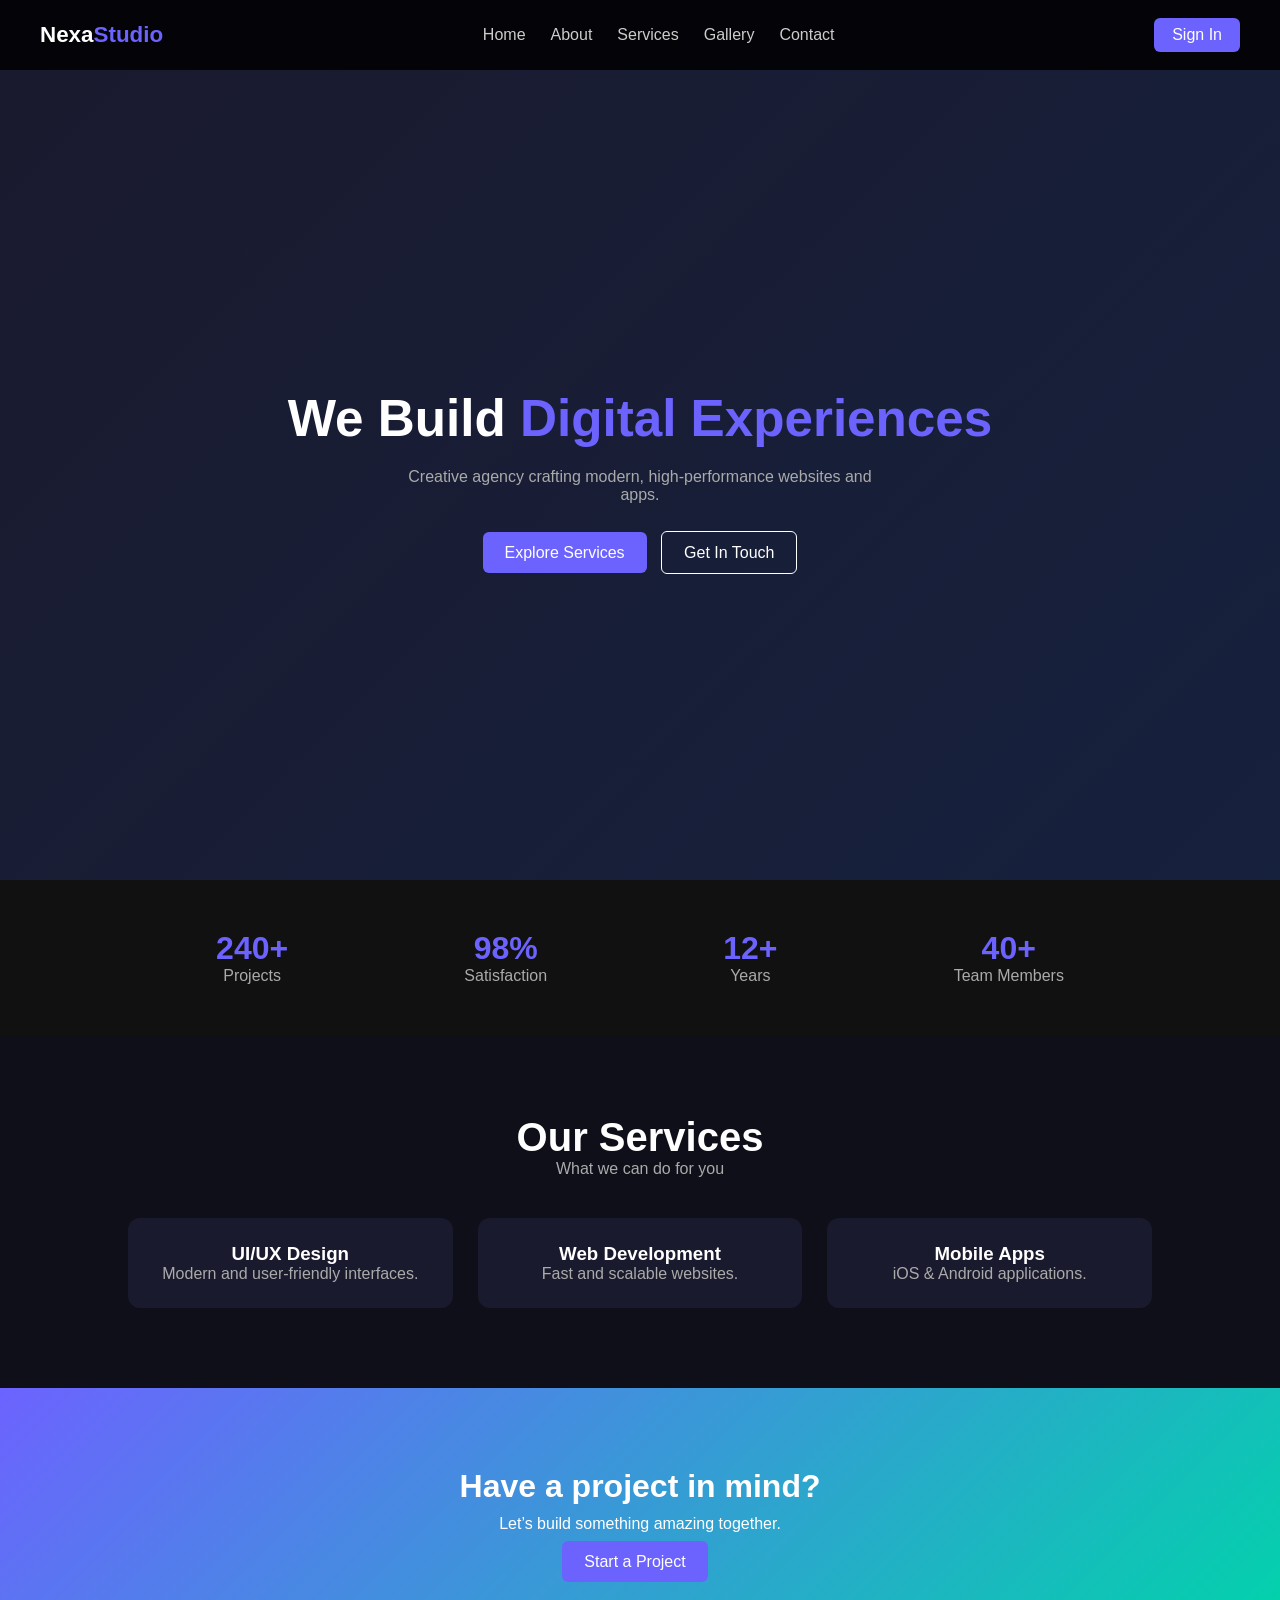
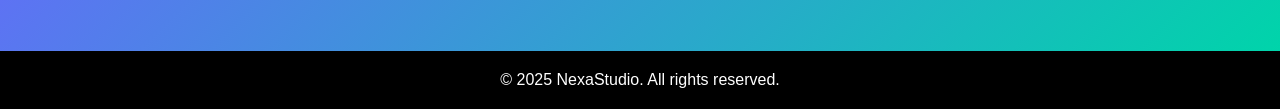
<file: Gym-management-hussain-main/index.html>
<!-- participants -->
 <!-- Hussain alam mirza (035) -->
<!-- M.Ahsan Abid(040) -->
 <!-- Abdul Qadeer (043) -->
  <!-- Maliha Siddique (012) -->




<!DOCTYPE html>
<html lang="en">
<head>
<meta charset="UTF-8">
<title>Home - NexaStudio</title>

<link rel="stylesheet" href="css/style.css">
<link rel="stylesheet" href="css/home.css">

</head>

<body>

<!-- NAV -->
<nav>
  <div class="logo">Nexa<span>Studio</span></div>
  <ul class="nav-links">
    <li><a href="index.html" class="active">Home</a></li>
    <li><a href="about.html">About</a></li>
    <li><a href="services.html">Services</a></li>
    <li><a href="gallery.html">Gallery</a></li>
    <li><a href="contact.html">Contact</a></li>
  </ul>
  <a href="login.html" class="nav-cta">Sign In</a>
</nav>

<!-- HERO -->
<section class="hero">
  <h1>We Build <span>Digital Experiences</span></h1>
  <p>Creative agency crafting modern, high-performance websites and apps.</p>

  <div class="hero-btns">
    <a href="services.html" class="btn-primary">Explore Services</a>
    <a href="contact.html" class="btn-outline">Get In Touch</a>
  </div>
</section>

<!-- STATS -->
<section class="stats">
  <div class="stat">
    <h3>240+</h3>
    <p>Projects</p>
  </div>
  <div class="stat">
    <h3>98%</h3>
    <p>Satisfaction</p>
  </div>
  <div class="stat">
    <h3>12+</h3>
    <p>Years</p>
  </div>
  <div class="stat">
    <h3>40+</h3>
    <p>Team Members</p>
  </div>
</section>

<!-- SERVICES PREVIEW -->
<section class="home-services">

  <h2>Our Services</h2>
  <p class="sub">What we can do for you</p>

  <div class="services-grid">

    <div class="service-box">
      <h3>UI/UX Design</h3>
      <p>Modern and user-friendly interfaces.</p>
    </div>

    <div class="service-box">
      <h3>Web Development</h3>
      <p>Fast and scalable websites.</p>
    </div>

    <div class="service-box">
      <h3>Mobile Apps</h3>
      <p>iOS & Android applications.</p>
    </div>

  </div>

</section>

<!-- CTA -->
<section class="cta">
  <h2>Have a project in mind?</h2>
  <p>Let’s build something amazing together.</p>

  <a href="contact.html" class="btn-primary">Start a Project</a>
</section>

<!-- FOOTER -->
<footer>
  <p>© 2025 NexaStudio. All rights reserved.</p>
</footer>

</body>
</html>
</file>
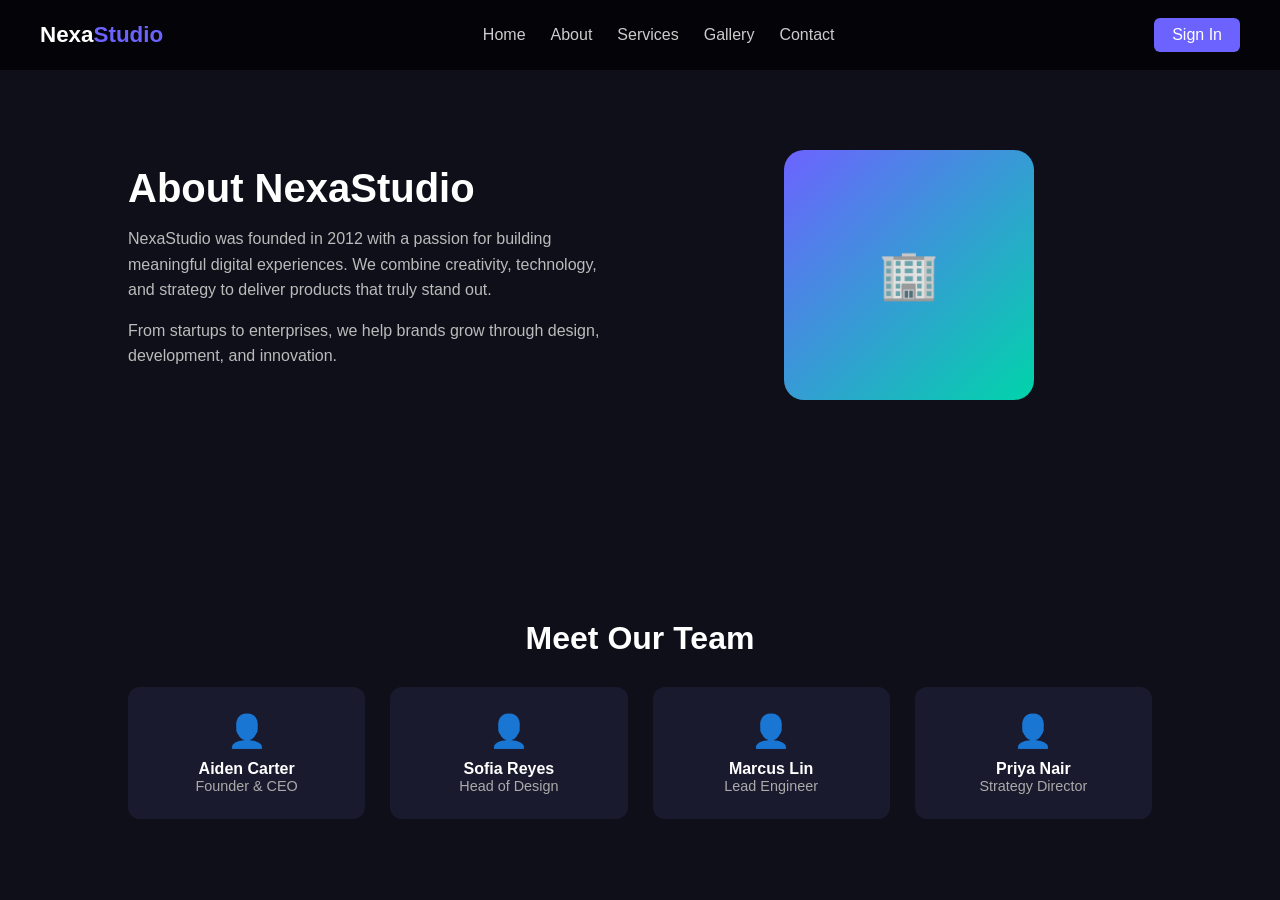
<file: Gym-management-hussain-main/about.html>
<!DOCTYPE html>
<html>
<head>
<title>About</title>

<link rel="stylesheet" href="css/style.css">
<link rel="stylesheet" href="css/about.css">

</head>

<body>

<nav>
  <div class="logo">Nexa<span>Studio</span></div>
  <ul class="nav-links">
    <li><a href="index.html">Home</a></li>
    <li><a href="about.html" class="active">About</a></li>
    <li><a href="services.html">Services</a></li>
    <li><a href="gallery.html">Gallery</a></li>
    <li><a href="contact.html">Contact</a></li>
  </ul>
  <a href="login.html" class="nav-cta">Sign In</a>
</nav>

<!-- ABOUT INTRO -->
<section class="section about-hero">
  <div class="about-text">
    <h2>About NexaStudio</h2>
    <p>
      NexaStudio was founded in 2012 with a passion for building meaningful digital experiences. 
      We combine creativity, technology, and strategy to deliver products that truly stand out.
    </p>
    <p>
      From startups to enterprises, we help brands grow through design, development, and innovation.
    </p>
  </div>

  <div class="about-image">
    <div class="img-box">🏢</div>
  </div>
</section>

<!-- TEAM SECTION -->
<section class="section team-section">

  <h2 class="team-title">Meet Our Team</h2>

  <div class="team-grid">

    <div class="team-card">
      <div class="avatar">👤</div>
      <h4>Aiden Carter</h4>
      <p>Founder & CEO</p>
    </div>

    <div class="team-card">
      <div class="avatar">👤</div>
      <h4>Sofia Reyes</h4>
      <p>Head of Design</p>
    </div>

    <div class="team-card">
      <div class="avatar">👤</div>
      <h4>Marcus Lin</h4>
      <p>Lead Engineer</p>
    </div>

    <div class="team-card">
      <div class="avatar">👤</div>
      <h4>Priya Nair</h4>
      <p>Strategy Director</p>
    </div>

  </div>

</section>

</body>
</html>
</file>
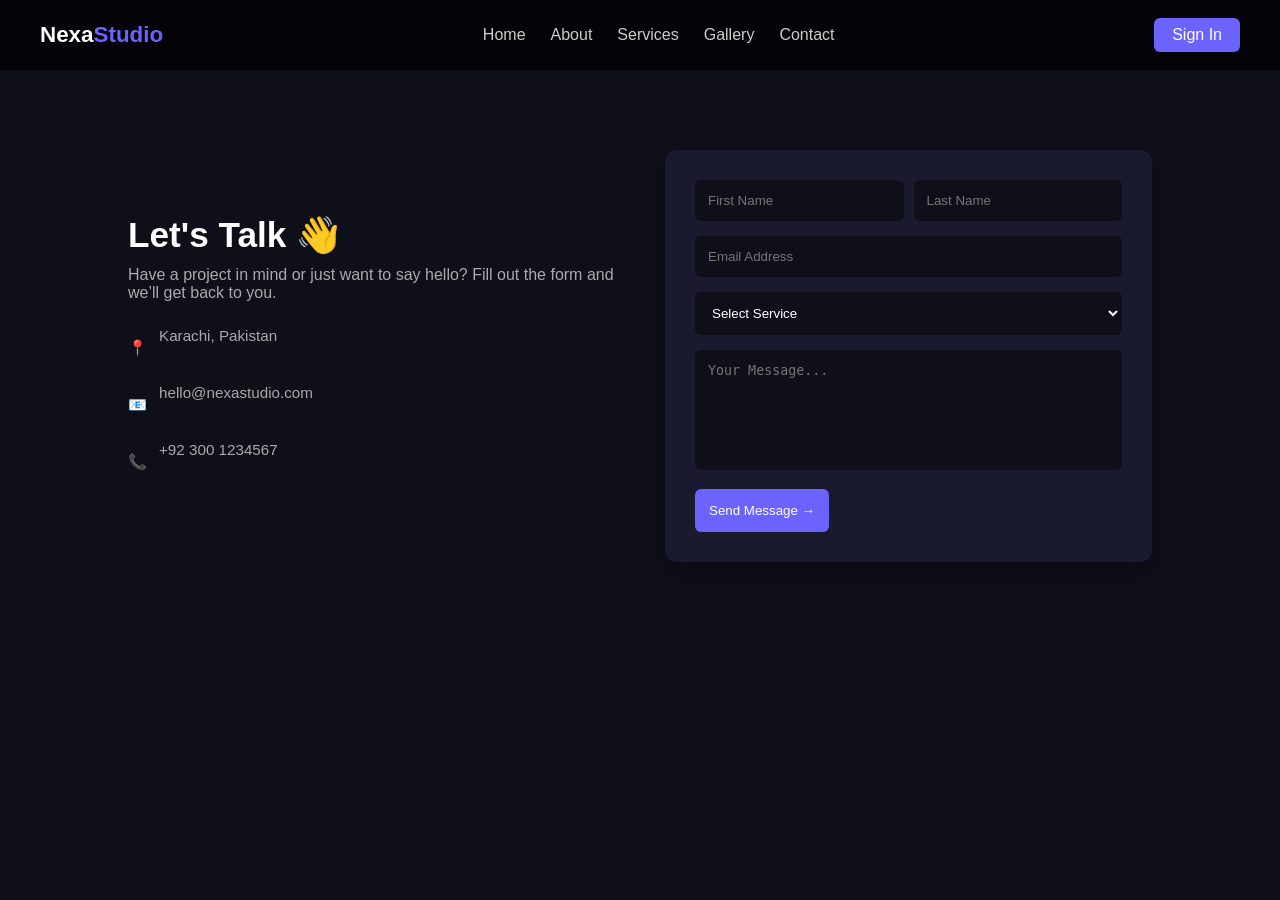
<file: Gym-management-hussain-main/contact.html>
<!DOCTYPE html>
<html>
<head>
<title>Contact</title>

<link rel="stylesheet" href="css/style.css">
<link rel="stylesheet" href="css/contact.css">

</head>

<body>

<nav>
  <div class="logo">Nexa<span>Studio</span></div>
  <ul class="nav-links">
    <li><a href="index.html">Home</a></li>
    <li><a href="about.html">About</a></li>
    <li><a href="services.html">Services</a></li>
    <li><a href="gallery.html">Gallery</a></li>
    <li><a href="contact.html" class="active">Contact</a></li>
  </ul>
  <a href="login.html" class="nav-cta">Sign In</a>
</nav>

<section class="section">

  <div class="contact-grid">

    <!-- LEFT SIDE -->
    <div class="contact-info">
      <h2>Let's Talk 👋</h2>
      <p>Have a project in mind or just want to say hello? Fill out the form and we’ll get back to you.</p>

      <div class="info-item">
        <span>📍</span>
        <p>Karachi, Pakistan</p>
      </div>

      <div class="info-item">
        <span>📧</span>
        <p>hello@nexastudio.com</p>
      </div>

      <div class="info-item">
        <span>📞</span>
        <p>+92 300 1234567</p>
      </div>
    </div>

    <!-- RIGHT SIDE FORM -->
    <form class="contact-form">

      <div class="row">
        <input type="text" placeholder="First Name" required>
        <input type="text" placeholder="Last Name" required>
      </div>

      <input type="email" placeholder="Email Address" required>

      <select>
        <option>Select Service</option>
        <option>Web Development</option>
        <option>UI/UX Design</option>
        <option>Mobile App</option>
      </select>

      <textarea placeholder="Your Message..." required></textarea>

      <button type="submit">Send Message →</button>

    </form>

  </div>

</section>

</body>
</html>
</file>
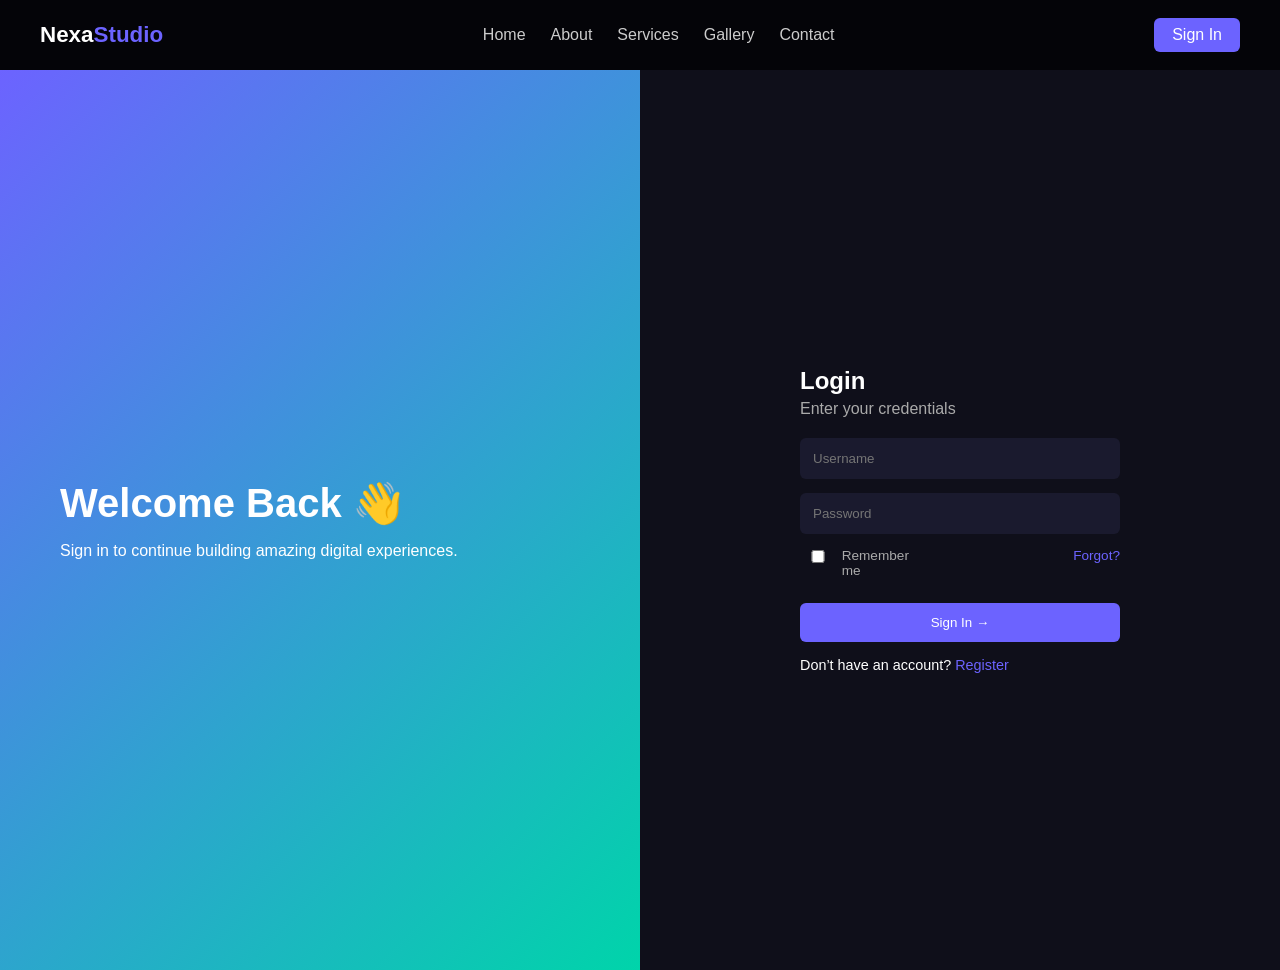
<file: Gym-management-hussain-main/login.html>
<!DOCTYPE html>
<html>
<head>
<title>Login</title>

<link rel="stylesheet" href="css/style.css">
<link rel="stylesheet" href="css/auth.css">

</head>

<body>

<nav>
  <div class="logo">Nexa<span>Studio</span></div>
  <ul class="nav-links">
    <li><a href="index.html">Home</a></li>
    <li><a href="about.html">About</a></li>
    <li><a href="services.html">Services</a></li>
    <li><a href="gallery.html">Gallery</a></li>
    <li><a href="contact.html">Contact</a></li>
  </ul>
  <a href="login.html" class="nav-cta">Sign In</a>
</nav>

<!-- AUTH WRAPPER -->
<div class="auth-container">

  <!-- LEFT SIDE -->
  <div class="auth-left">
    <h1>Welcome Back 👋</h1>
    <p>Sign in to continue building amazing digital experiences.</p>
  </div>

  <!-- RIGHT SIDE -->
  <div class="auth-card">

    <h2>Login</h2>
    <p class="sub">Enter your credentials</p>

    <form>

      <input type="text" placeholder="Username" required>
      <input type="password" placeholder="Password" required>

      <div class="auth-options">
        <label><input type="checkbox"> Remember me</label>
        <a href="#">Forgot?</a>
      </div>

      <button type="submit">Sign In →</button>

    </form>

    <p class="switch">
      Don’t have an account?
      <a href="register.html">Register</a>
    </p>

  </div>

</div>

</body>
</html>
</file>
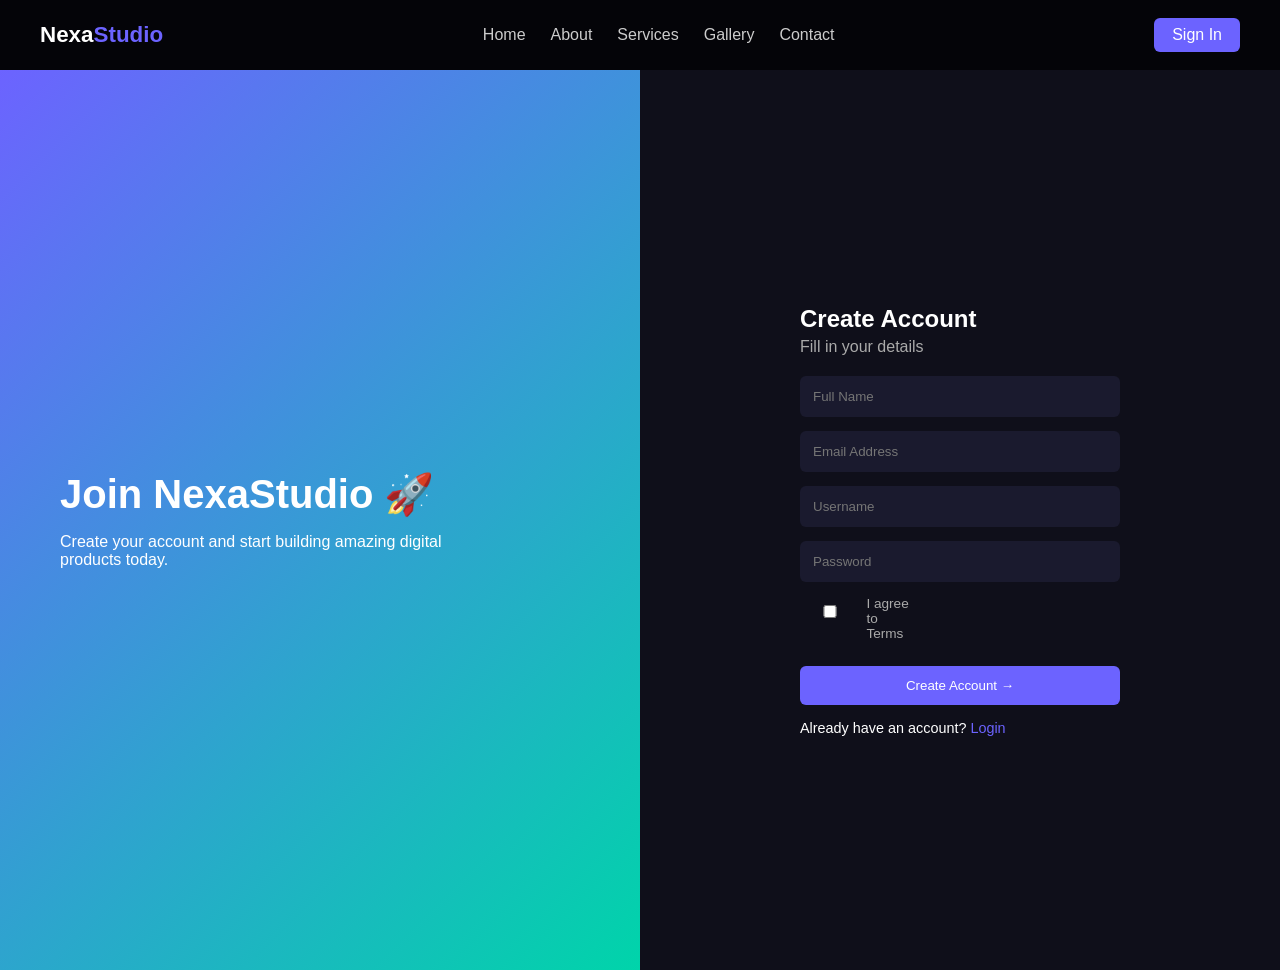
<file: Gym-management-hussain-main/register.html>
<!DOCTYPE html>
<html>
<head>
<title>Register</title>

<link rel="stylesheet" href="css/style.css">
<link rel="stylesheet" href="css/auth.css">

</head>

<body>

<nav>
  <div class="logo">Nexa<span>Studio</span></div>
  <ul class="nav-links">
    <li><a href="index.html">Home</a></li>
    <li><a href="about.html">About</a></li>
    <li><a href="services.html">Services</a></li>
    <li><a href="gallery.html">Gallery</a></li>
    <li><a href="contact.html">Contact</a></li>
  </ul>
  <a href="login.html" class="nav-cta">Sign In</a>
</nav>

<div class="auth-container">

  <!-- LEFT SIDE -->
  <div class="auth-left">
    <h1>Join NexaStudio 🚀</h1>
    <p>Create your account and start building amazing digital products today.</p>
  </div>

  <!-- RIGHT SIDE -->
  <div class="auth-card">

    <h2>Create Account</h2>
    <p class="sub">Fill in your details</p>

    <form>

      <input type="text" placeholder="Full Name" required>
      <input type="email" placeholder="Email Address" required>
      <input type="text" placeholder="Username" required>
      <input type="password" placeholder="Password" required>

      <div class="auth-options">
        <label><input type="checkbox"> I agree to Terms</label>
      </div>

      <button type="submit">Create Account →</button>

    </form>

    <p class="switch">
      Already have an account?
      <a href="login.html">Login</a>
    </p>

  </div>

</div>

</body>
</html>
</file>
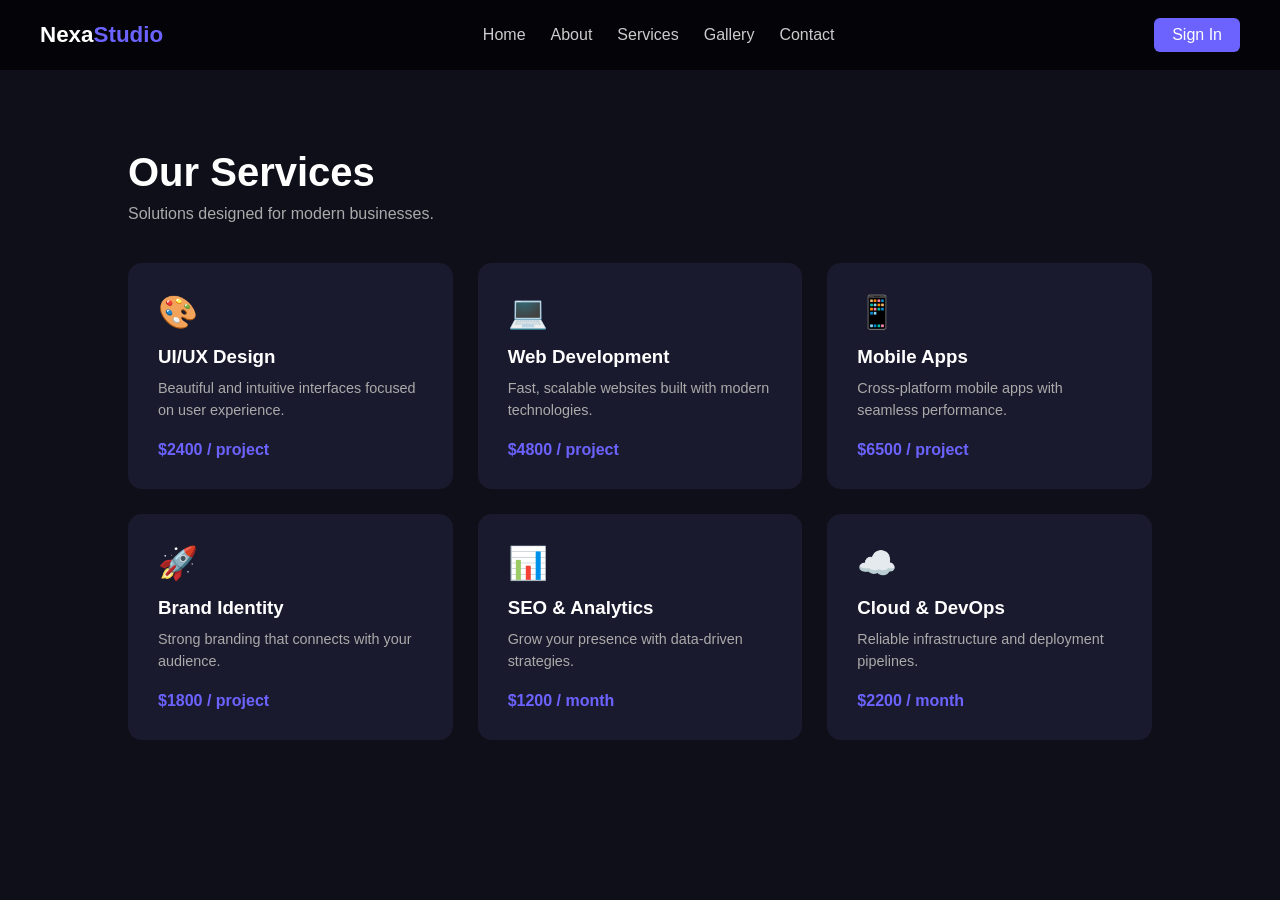
<file: Gym-management-hussain-main/services.html>
<!DOCTYPE html>
<html>
<head>
<title>Services</title>

<link rel="stylesheet" href="css/style.css">
<link rel="stylesheet" href="css/services.css">

</head>

<body>

<nav>
  <div class="logo">Nexa<span>Studio</span></div>
  <ul class="nav-links">
    <li><a href="index.html">Home</a></li>
    <li><a href="about.html">About</a></li>
    <li><a href="services.html" class="active">Services</a></li>
    <li><a href="gallery.html">Gallery</a></li>
    <li><a href="contact.html">Contact</a></li>
  </ul>
  <a href="login.html" class="nav-cta">Sign In</a>
</nav>

<section class="section">

  <h2 class="section-title">Our Services</h2>
  <p class="section-sub">Solutions designed for modern businesses.</p>

  <div class="services-grid">

    <div class="service-card">
      <div class="icon">🎨</div>
      <h3>UI/UX Design</h3>
      <p>Beautiful and intuitive interfaces focused on user experience.</p>
      <div class="service-price">$2400 / project</div>
    </div>

    <div class="service-card">
      <div class="icon">💻</div>
      <h3>Web Development</h3>
      <p>Fast, scalable websites built with modern technologies.</p>
      <div class="service-price">$4800 / project</div>
    </div>

    <div class="service-card">
      <div class="icon">📱</div>
      <h3>Mobile Apps</h3>
      <p>Cross-platform mobile apps with seamless performance.</p>
      <div class="service-price">$6500 / project</div>
    </div>

    <div class="service-card">
      <div class="icon">🚀</div>
      <h3>Brand Identity</h3>
      <p>Strong branding that connects with your audience.</p>
      <div class="service-price">$1800 / project</div>
    </div>

    <div class="service-card">
      <div class="icon">📊</div>
      <h3>SEO & Analytics</h3>
      <p>Grow your presence with data-driven strategies.</p>
      <div class="service-price">$1200 / month</div>
    </div>

    <div class="service-card">
      <div class="icon">☁️</div>
      <h3>Cloud & DevOps</h3>
      <p>Reliable infrastructure and deployment pipelines.</p>
      <div class="service-price">$2200 / month</div>
    </div>

  </div>

</section>

</body>
</html>
</file>
<file: Gym-management-hussain-main/css/style.css>
/* RESET */
* {
  margin: 0;
  padding: 0;
  box-sizing: border-box;
}

/* BODY */
body {
  font-family: 'DM Sans', sans-serif;
  background: #0f0f1a;
  color: #fff;
}

/* NAVBAR */
nav {
  display: flex;
  justify-content: space-between;
  align-items: center;
  padding: 18px 40px;
  background: rgba(0,0,0,0.7);
}

.logo {
  font-weight: 800;
  font-size: 1.4rem;
}

.logo span {
  color: #6c63ff;
}

.nav-links {
  display: flex;
  list-style: none;
  gap: 25px;
}

.nav-links a {
  text-decoration: none;
  color: #ccc;
  transition: 0.3s;
}

.nav-links a:hover {
  color: #fff;
}

.nav-cta {
  background: #6c63ff;
  color: #fff;
  padding: 8px 18px;
  border-radius: 6px;
  text-decoration: none;
}

/* SECTION */
.section {
  padding: 80px 10%;
}

/* BUTTONS */
.btn-primary {
  background: #6c63ff;
  color: #fff;
  padding: 12px 22px;
  border: none;
  border-radius: 6px;
  text-decoration: none;
  margin-right: 10px;
}

.btn-outline {
  border: 1px solid #fff;
  padding: 12px 22px;
  border-radius: 6px;
  text-decoration: none;
  color: #fff;
}
@media (max-width: 768px) {

  .services-grid,
  .gallery-grid,
  .team-grid,
  .contact-grid {
    grid-template-columns: 1fr;
  }

  nav {
    flex-direction: column;
    gap: 10px;
  }
}
</file>
<file: Gym-management-hussain-main/css/home.css>
/* HERO */
.hero {
  height: 90vh;
  display: flex;
  flex-direction: column;
  justify-content: center;
  align-items: center;
  background: linear-gradient(135deg, #1a1a2e, #16213e);
  text-align: center;
  padding: 20px;
}

.hero h1 {
  font-size: 3.2rem;
  font-weight: 800;
}

.hero h1 span {
  color: #6c63ff;
}

.hero p {
  margin: 20px 0;
  color: #aaa;
  max-width: 500px;
}

.hero-btns {
  margin-top: 20px;
}

/* STATS */
.stats {
  display: flex;
  justify-content: space-around;
  padding: 50px 10%;
  background: #111;
  text-align: center;
}

.stat h3 {
  font-size: 2rem;
  color: #6c63ff;
}

.stat p {
  color: #aaa;
}

/* SERVICES PREVIEW */
.home-services {
  padding: 80px 10%;
  text-align: center;
}

.home-services h2 {
  font-size: 2.5rem;
}

.home-services .sub {
  color: #aaa;
  margin-bottom: 40px;
}

.services-grid {
  display: grid;
  grid-template-columns: repeat(3, 1fr);
  gap: 25px;
}

.service-box {
  background: #1a1a2e;
  padding: 25px;
  border-radius: 12px;
  transition: 0.3s;
}

.service-box:hover {
  transform: translateY(-8px);
}

.service-box p {
  color: #aaa;
}

/* CTA */
.cta {
  text-align: center;
  padding: 80px 20px;
  background: linear-gradient(135deg, #6c63ff, #00d4aa);
}

.cta h2 {
  font-size: 2rem;
  margin-bottom: 10px;
}

.cta p {
  margin-bottom: 20px;
}

/* FOOTER */
footer {
  text-align: center;
  padding: 20px;
  background: #000;
}

/* RESPONSIVE */
@media (max-width: 768px) {

  .stats {
    flex-direction: column;
    gap: 20px;
  }

  .services-grid {
    grid-template-columns: 1fr;
  }

  .hero h1 {
    font-size: 2.2rem;
  }
}
</file>
<file: Gym-management-hussain-main/css/about.css>
/* HERO SECTION */
.about-hero {
  display: grid;
  grid-template-columns: 1fr 1fr;
  gap: 50px;
  align-items: center;
}

/* TEXT */
.about-text h2 {
  font-size: 2.5rem;
  margin-bottom: 15px;
}

.about-text p {
  color: #bbb;
  line-height: 1.6;
  margin-bottom: 15px;
}

/* IMAGE BOX */
.about-image {
  display: flex;
  justify-content: center;
}

.img-box {
  width: 250px;
  height: 250px;
  background: linear-gradient(135deg, #6c63ff, #00d4aa);
  border-radius: 20px;
  display: flex;
  align-items: center;
  justify-content: center;
  font-size: 3rem;
}

/* TEAM SECTION */
.team-section {
  text-align: center;
  margin-top: 60px;
}

.team-title {
  font-size: 2rem;
  margin-bottom: 30px;
}

/* GRID */
.team-grid {
  display: grid;
  grid-template-columns: repeat(4, 1fr);
  gap: 25px;
}

/* CARD */
.team-card {
  background: #1a1a2e;
  padding: 25px;
  border-radius: 12px;
  transition: 0.3s;
}

.team-card:hover {
  transform: translateY(-8px);
}

/* AVATAR */
.avatar {
  font-size: 2rem;
  margin-bottom: 10px;
}

/* TEXT */
.team-card p {
  color: #aaa;
  font-size: 0.9rem;
}

/* REMOVE BAD GRADIENT */
.section {
  background: transparent;
}

/* RESPONSIVE */
@media (max-width: 992px) {
  .about-hero {
    grid-template-columns: 1fr;
    text-align: center;
  }

  .team-grid {
    grid-template-columns: repeat(2, 1fr);
  }
}

@media (max-width: 600px) {
  .team-grid {
    grid-template-columns: 1fr;
  }
}
</file>
<file: Gym-management-hussain-main/css/contact.css>
/* GRID LAYOUT */
.contact-grid {
  display: grid;
  grid-template-columns: 1fr 1fr;
  gap: 50px;
  align-items: center;
}

/* LEFT INFO */
.contact-info h2 {
  font-size: 2.2rem;
  margin-bottom: 10px;
}

.contact-info p {
  color: #aaa;
  margin-bottom: 25px;
}

.info-item {
  display: flex;
  align-items: center;
  gap: 12px;
  margin-bottom: 15px;
  font-size: 0.95rem;
}

/* FORM */
.contact-form {
  background: #1a1a2e;
  padding: 30px;
  border-radius: 12px;
  box-shadow: 0 10px 30px rgba(0,0,0,0.3);
}

/* ROW (2 inputs) */
.row {
  display: flex;
  gap: 10px;
}

.row input {
  width: 100%;
}

/* INPUTS */
.contact-form input,
.contact-form textarea,
.contact-form select {
  width: 100%;
  padding: 12px;
  margin-bottom: 15px;
  border-radius: 6px;
  border: 1px solid transparent;
  background: #0f0f1a;
  color: #fff;
  outline: none;
  transition: 0.3s;
}

/* FOCUS EFFECT */
.contact-form input:focus,
.contact-form textarea:focus,
.contact-form select:focus {
  border: 1px solid #6c63ff;
}

/* TEXTAREA */
textarea {
  min-height: 120px;
  resize: none;
}

/* BUTTON */
.contact-form button {
  background: #6c63ff;
  color: white;
  padding: 14px;
  border: none;
  border-radius: 6px;
  cursor: pointer;
  transition: 0.3s;
  font-weight: 500;
}

.contact-form button:hover {
  background: #574bff;
  transform: translateY(-2px);
}

/* RESPONSIVE */
@media (max-width: 768px) {
  .contact-grid {
    grid-template-columns: 1fr;
  }

  .row {
    flex-direction: column;
  }
}
</file>
<file: Gym-management-hussain-main/css/auth.css>
/* CONTAINER */
.auth-container {
  display: grid;
  grid-template-columns: 1fr 1fr;
  height: 100vh;
}

/* LEFT SIDE */
.auth-left {
  background: linear-gradient(135deg, #6c63ff, #00d4aa);
  display: flex;
  flex-direction: column;
  justify-content: center;
  padding: 60px;
  color: #fff;
}

.auth-left h1 {
  font-size: 2.5rem;
  margin-bottom: 15px;
}

.auth-left p {
  max-width: 400px;
}

/* RIGHT SIDE CARD */
.auth-card {
  display: flex;
  flex-direction: column;
  justify-content: center;
  padding: 40px;
  max-width: 400px;
  margin: auto;
}

/* TEXT */
.auth-card h2 {
  margin-bottom: 5px;
}

.sub {
  color: #aaa;
  margin-bottom: 20px;
}

/* INPUTS */
.auth-card input {
  width: 100%;
  padding: 12px;
  margin-bottom: 15px;
  border-radius: 6px;
  border: 1px solid transparent;
  background: #1a1a2e;
  color: #fff;
  outline: none;
  transition: 0.3s;
}

/* FOCUS */
.auth-card input:focus {
  border: 1px solid #6c63ff;
}

/* OPTIONS */
.auth-options {
  display: flex;
  justify-content: space-between;
  font-size: 0.85rem;
  margin-bottom: 15px;
}

.auth-options a {
  color: #6c63ff;
  text-decoration: none;
}

/* BUTTON */
.auth-card button {
  width: 100%;
  padding: 12px;
  background: #6c63ff;
  border: none;
  color: white;
  border-radius: 6px;
  cursor: pointer;
  transition: 0.3s;
}

.auth-card button:hover {
  background: #574bff;
}

/* SWITCH LINK */
.switch {
  margin-top: 15px;
  font-size: 0.9rem;
  width: fit-content;
}

.switch a {
  color: #6c63ff;
  text-decoration: none;
}

/* RESPONSIVE */
@media (max-width: 768px) {
  .auth-container {
    grid-template-columns: 1fr;
  }

  .auth-left {
    display: none;
  }
}
/* REGISTER PAGE IMPROVEMENTS */

/* Slightly taller form spacing */
.auth-card form input {
  margin-bottom: 14px;
}

/* Checkbox styling */
.auth-options label {
  display: flex;
  align-items: center;
  gap: 6px;
  color: #aaa;
  font-size: 0.85rem;
}

.auth-options input[type="checkbox"] {
  accent-color: #6c63ff;
  cursor: pointer;
}

/* Better button spacing */
.auth-card button {
  margin-top: 10px;
  font-weight: 500;
}

/* Subtle animation */
.auth-card {
  animation: fadeIn 0.6s ease;
}

@keyframes fadeIn {
  from {
    opacity: 0;
    transform: translateY(15px);
  }
  to {
    opacity: 1;
    transform: translateY(0);
  }
}
</file>
<file: Gym-management-hussain-main/css/services.css>
/* SECTION TEXT */
.section-title {
  font-size: 2.5rem;
  margin-bottom: 10px;
}

.section-sub {
  color: #aaa;
  margin-bottom: 40px;
}

/* GRID (FIXED PROPERLY) */
.services-grid {
  display: grid;
  grid-template-columns: repeat(3, 1fr);
  gap: 25px;
}

/* CARD */
.service-card {
  background: #1a1a2e;
  padding: 30px;
  border-radius: 14px;
  transition: 0.35s;
  position: relative;
  overflow: hidden;
}

/* HOVER EFFECT */
.service-card:hover {
  transform: translateY(-10px);
  box-shadow: 0 15px 40px rgba(0,0,0,0.4);
}

/* ICON */
.icon {
  font-size: 2rem;
  margin-bottom: 15px;
}

/* TITLE */
.service-card h3 {
  margin-bottom: 10px;
}

/* TEXT */
.service-card p {
  color: #aaa;
  font-size: 0.9rem;
  line-height: 1.5;
}

/* PRICE */
.service-price {
  margin-top: 20px;
  color: #6c63ff;
  font-weight: bold;
}

/* RESPONSIVE */
@media (max-width: 992px) {
  .services-grid {
    grid-template-columns: repeat(2, 1fr);
  }
}

@media (max-width: 600px) {
  .services-grid {
    grid-template-columns: 1fr;
  }
}
</file>
